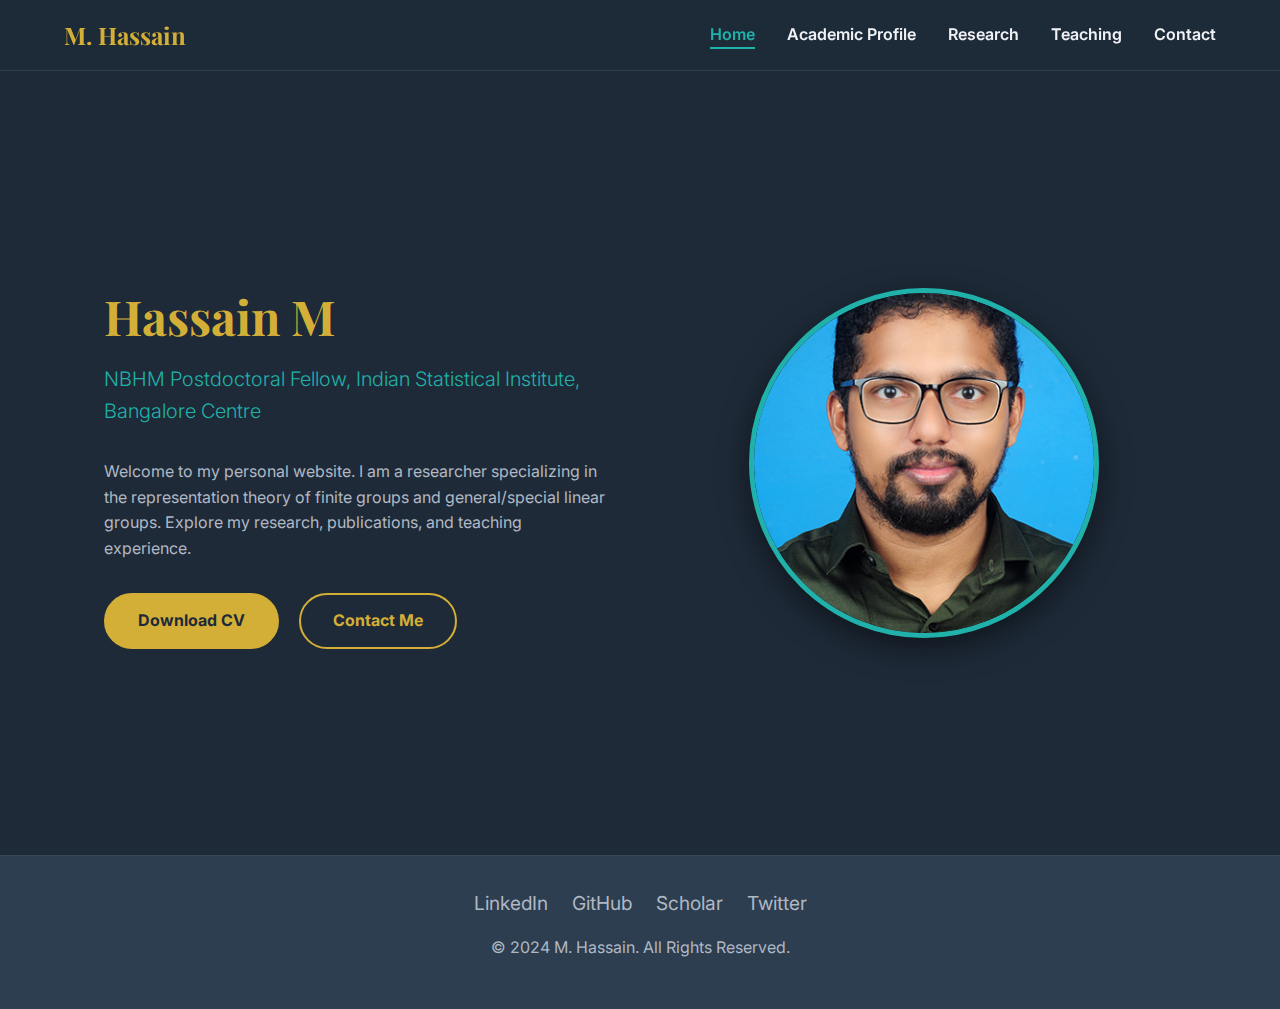
<file: index.html>
<!DOCTYPE html>
<html lang="en">

<head>
    <meta charset="UTF-8">
    <meta name="viewport" content="width=device-width, initial-scale=1.0">
    <title>Home | M. Hassain</title>
    <link rel="stylesheet" href="style.css">
</head>

<body>
    <div id="header-placeholder"></div>

    <main>
        <section class="hero">
            <div class="hero-text">
                <h1>Hassain M</h1>
                <p class="subtitle">NBHM Postdoctoral Fellow, Indian Statistical Institute, Bangalore Centre</p>
                <p>Welcome to my personal website. I am a researcher specializing in the representation theory of finite groups and general/special linear groups. Explore my research, publications, and teaching experience.</p>
                <div style="margin-top: 2rem;">
                    <a href="CV_Hassain_M.pdf" class="btn" target="_blank">Download CV</a>
                    <a href="contact.html" class="btn"
                        style="background: transparent; color: var(--accent-gold); margin-left: 1rem;">Contact Me</a>
                </div>
            </div>
            <div class="hero-image">
                <img src="Hassain.jpg" alt="M. Hassain Profile Photo">
            </div>
        </section>
    </main>

    <div id="footer-placeholder"></div>
    <script src="main.js"></script>
</body>

</html>
</file>
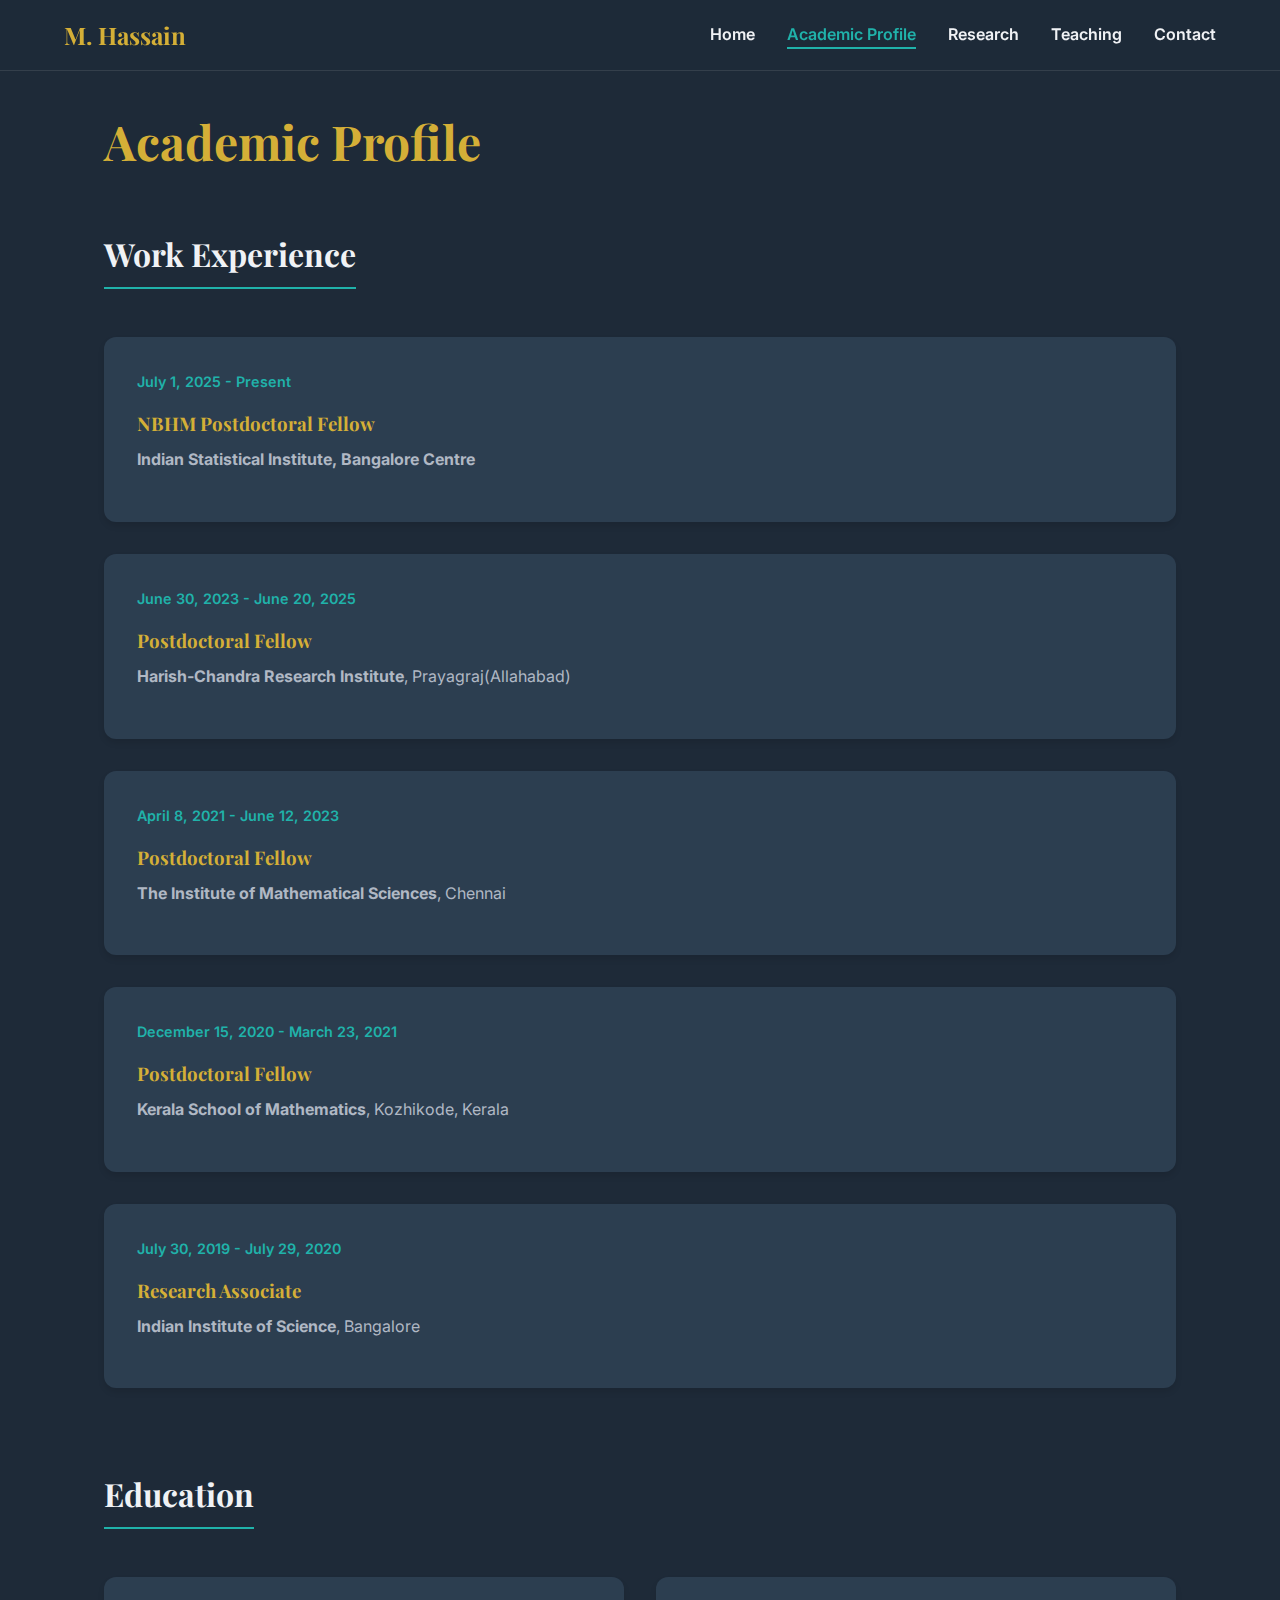
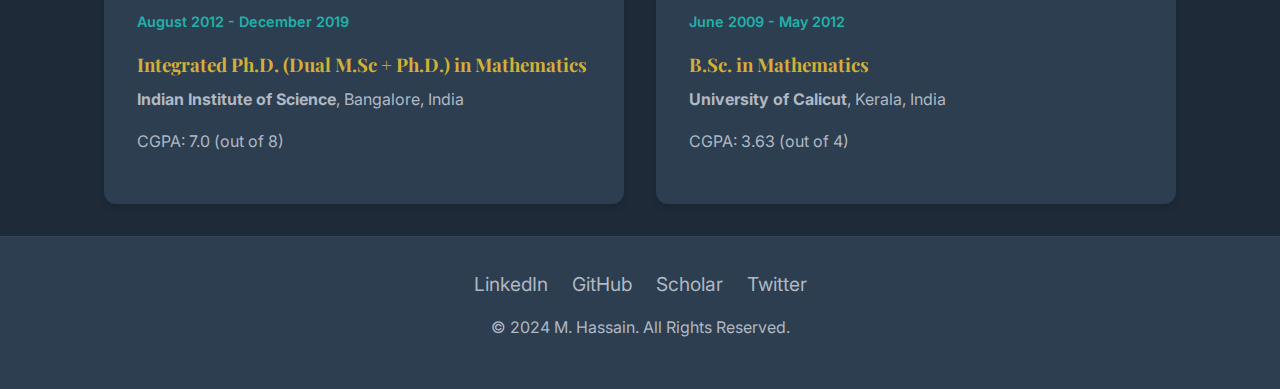
<file: academicprofile.html>
<!DOCTYPE html>
<html lang="en">

<head>
    <meta charset="UTF-8">
    <meta name="viewport" content="width=device-width, initial-scale=1.0">
    <title>Education | M. Hassain</title>
    <link rel="stylesheet" href="style.css">
</head>

<body>
    <div id="header-placeholder"></div>

    <main>
        <h1>Academic Profile</h1>

        <h2>Work Experience</h2>
        <div class="card-grid" style="margin-bottom: 3rem; grid-template-columns: 1fr;">
            <div class="card">
                <span class="date">July 1, 2025 - Present</span>
                <h3>NBHM Postdoctoral Fellow</h3>
                <p><strong>Indian Statistical Institute, Bangalore Centre</strong></p>
            </div>
            <div class="card">
                <span class="date">June 30, 2023 - June 20, 2025</span>
                <h3>Postdoctoral Fellow</h3>
                <p><strong>Harish-Chandra Research Institute</strong>, Prayagraj(Allahabad)</p>
            </div>
            <div class="card">
                <span class="date">April 8, 2021 - June 12, 2023</span>
                <h3>Postdoctoral Fellow</h3>
                <p><strong>The Institute of Mathematical Sciences</strong>, Chennai</p>
            </div>
            <div class="card">
                <span class="date">December 15, 2020 - March 23, 2021</span>
                <h3>Postdoctoral Fellow</h3>
                <p><strong>Kerala School of Mathematics</strong>, Kozhikode, Kerala</p>
            </div>
            <div class="card">
                <span class="date">July 30, 2019 - July 29, 2020</span>
                <h3>Research Associate</h3>
                <p><strong>Indian Institute of Science</strong>, Bangalore</p>
            </div>
        </div>

        <h2>Education</h2>
        <div class="card-grid">
            <!-- Timeline Item 1 -->
            <div class="card">
                <span class="date">August 2012 - December 2019</span>
                <h3>Integrated Ph.D. (Dual M.Sc + Ph.D.) in Mathematics</h3>
                <p><strong>Indian Institute of Science</strong>, Bangalore, India</p>
                <p>CGPA: 7.0 (out of 8)</p>
            </div>

            <!-- Timeline Item 2 -->
            <div class="card">
                <span class="date">June 2009 - May 2012</span>
                <h3>B.Sc. in Mathematics</h3>
                <p><strong>University of Calicut</strong>, Kerala, India</p>
                <p>CGPA: 3.63 (out of 4)</p>
            </div>
        </div>
    </main>

    <div id="footer-placeholder"></div>
    <script src="main.js"></script>
</body>

</html>
</file>
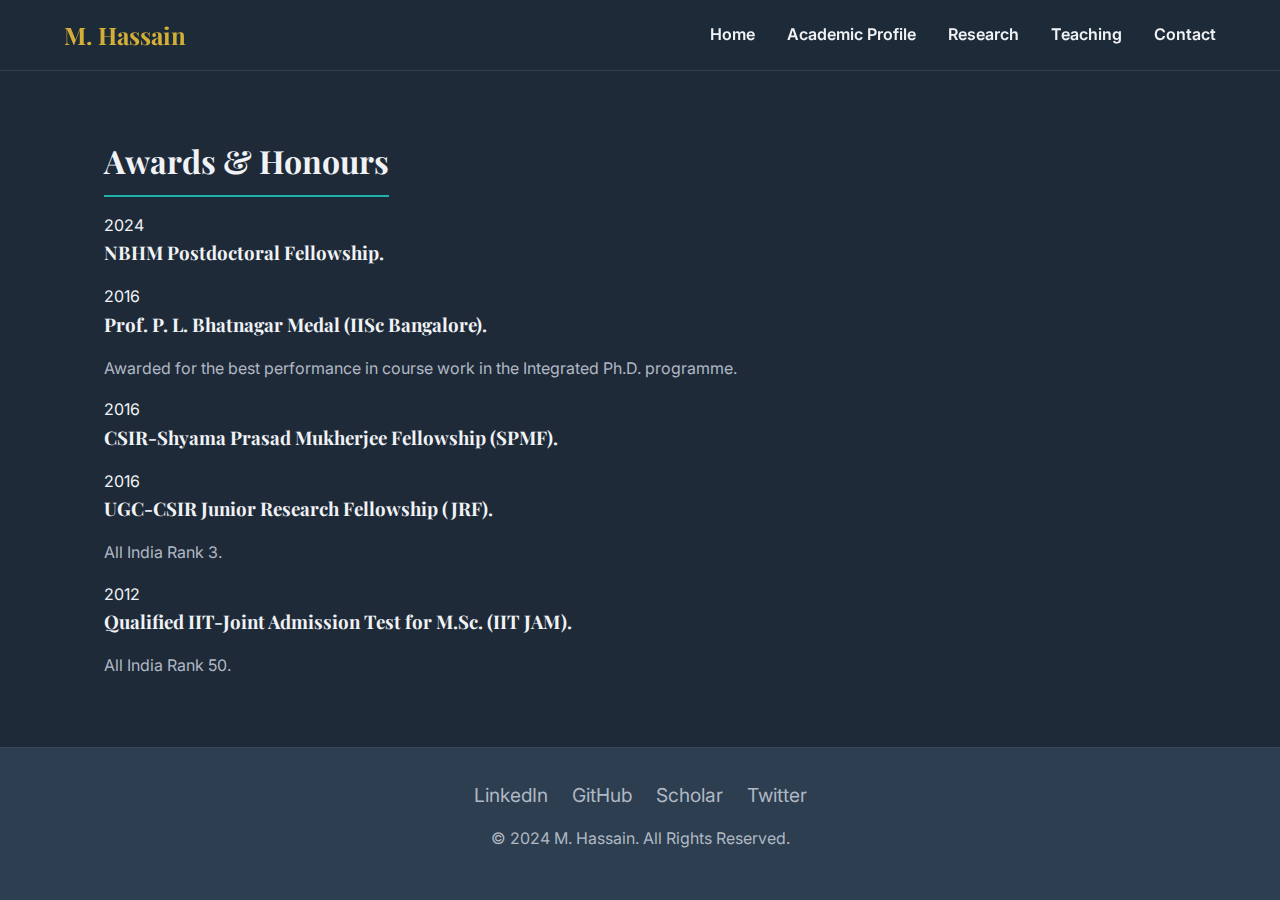
<file: awards.html>
<!DOCTYPE html>
<html lang="en">

<head>
    <meta charset="UTF-8">
    <meta name="viewport" content="width=device-width, initial-scale=1.0">
    <title>Research | M. Hassain</title>
    <link rel="stylesheet" href="style.css">
</head>

<body>
    <div id="header-placeholder"></div>

    <main>
        <h2>Awards & Honours</h2>
        <ul class="publication-list">
            <li class="publication-item">
                <span class="date">2024</span>
                <h3>NBHM Postdoctoral Fellowship.</h3>
            </li>

            <li class="publication-item">
                <span class="date">2016</span>
                <h3>Prof. P. L. Bhatnagar Medal (IISc Bangalore).</h3>
                <p>Awarded for the best performance in course work in the Integrated Ph.D. programme.</p>
            </li>

            <li class="publication-item">
                <span class="date">2016</span>
                <h3>CSIR-Shyama Prasad Mukherjee Fellowship (SPMF).</h3>
            </li>

            <li class="publication-item">
                <span class="date">2016</span>
                <h3>UGC-CSIR Junior Research Fellowship (JRF).</h3>
                <p> All India Rank 3.</p>
            </li>

            <li class="publication-item">
                <span class="date">2012</span>
                <h3>Qualified IIT-Joint Admission Test for M.Sc. (IIT JAM).</h3>
                <p> All India Rank 50.</p>
            </li>
        </ul>
    </main>

    <div id="footer-placeholder"></div>
    <script src="main.js"></script>
</body>

</html>
</file>
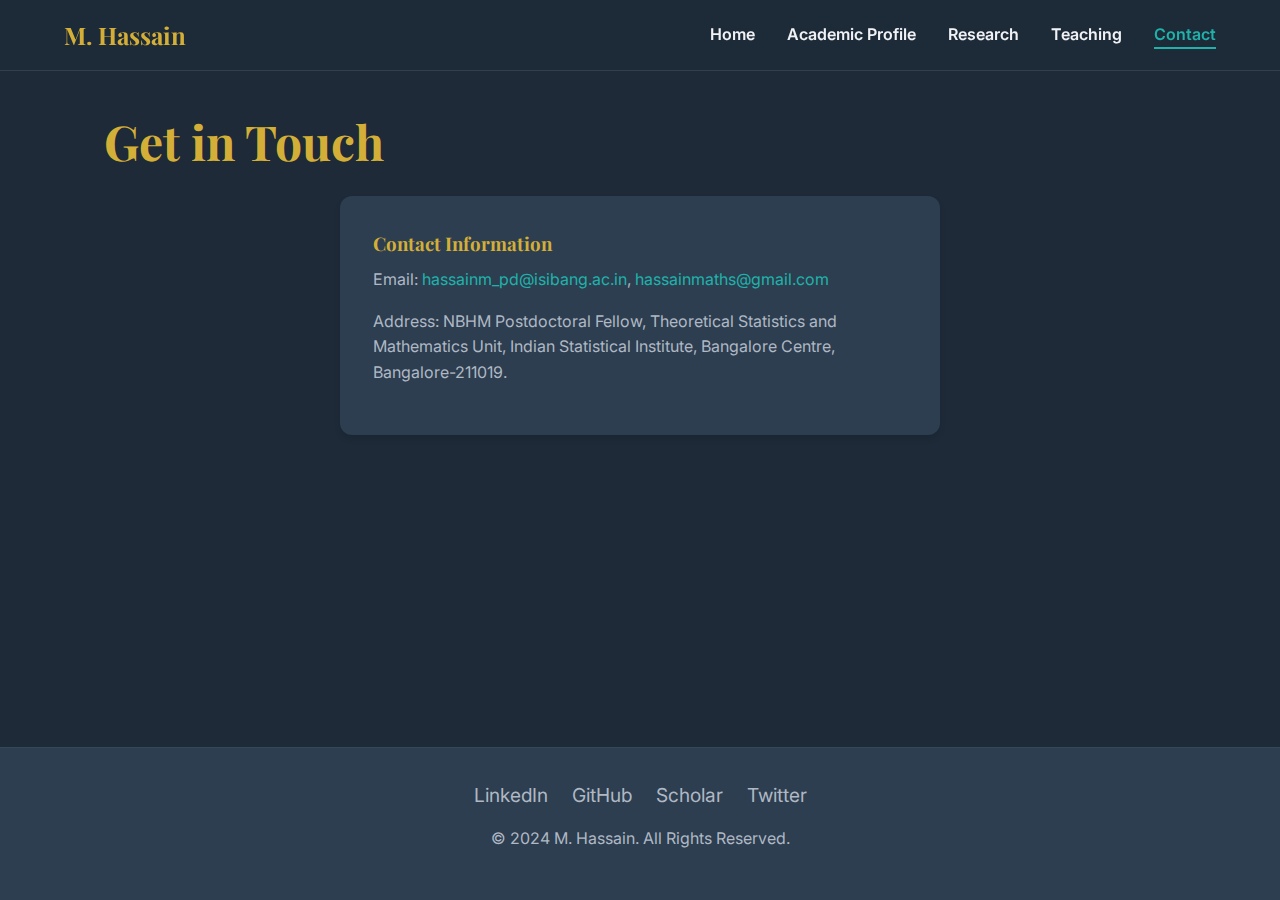
<file: contact.html>
<!DOCTYPE html>
<html lang="en">

<head>
    <meta charset="UTF-8">
    <meta name="viewport" content="width=device-width, initial-scale=1.0">
    <title>Contact | M. Hassain</title>
    <link rel="stylesheet" href="style.css">
</head>

<body>
    <div id="header-placeholder"></div>

    <main>
        <h1>Get in Touch</h1>

        <div class="contact-container">
            <div class="card" style="margin-bottom: 2rem;">
                <h3>Contact Information</h3>
                <p>Email: <a href="mailto:hassainm_pd@isibang.ac.in"
                        style="color: var(--accent-teal);">hassainm_pd@isibang.ac.in</a>, <a
                        href="mailto:hassainmaths@gmail.com"
                        style="color: var(--accent-teal);">hassainmaths@gmail.com</a></p>
                <p>Address: NBHM Postdoctoral Fellow, Theoretical Statistics and Mathematics Unit, Indian Statistical
                    Institute, Bangalore Centre, Bangalore-211019.
                </p>
            </div>
        </div>
    </main>

    <div id="footer-placeholder"></div>
    <script src="main.js"></script>
</body>

</html>
</file>
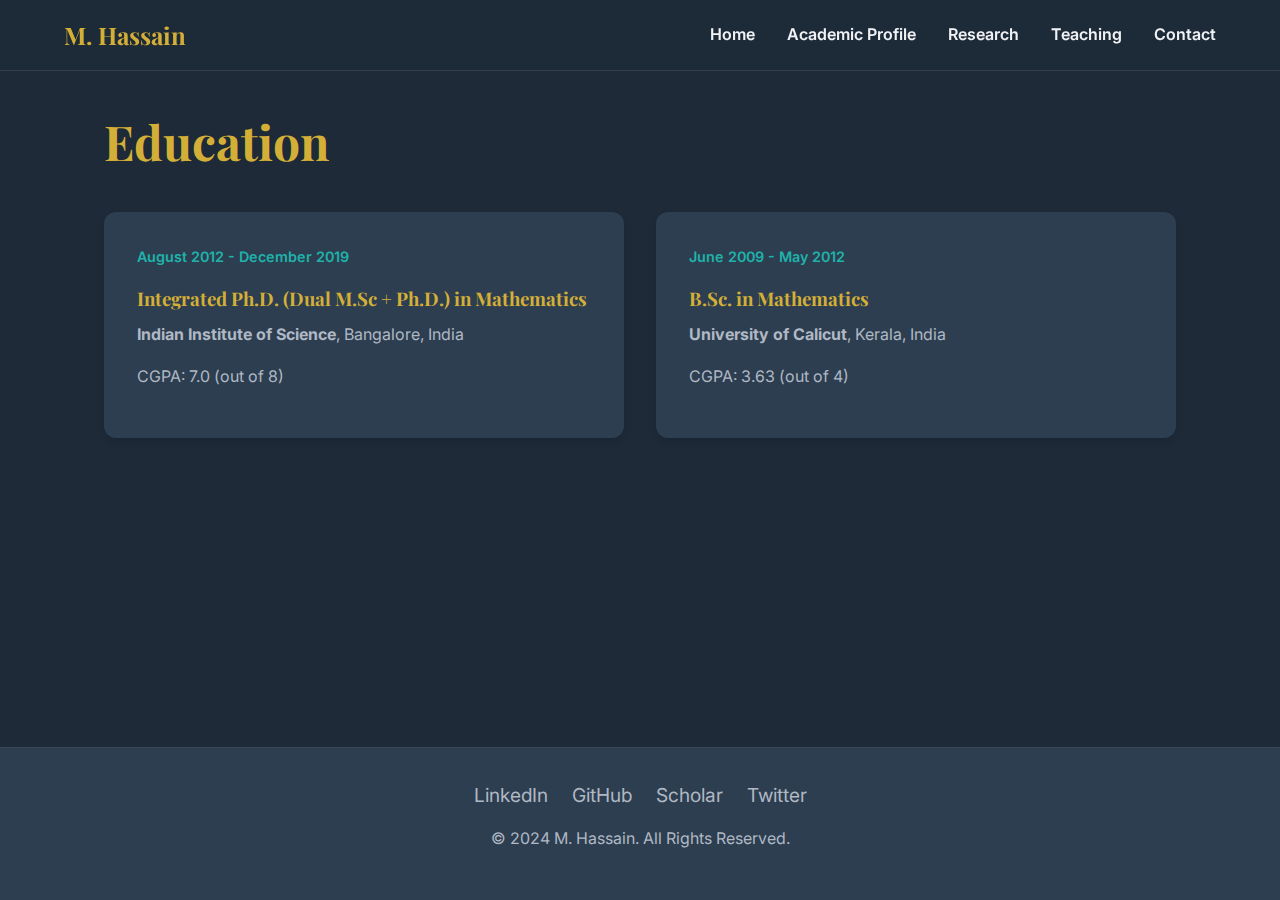
<file: education.html>
<!DOCTYPE html>
<html lang="en">

<head>
    <meta charset="UTF-8">
    <meta name="viewport" content="width=device-width, initial-scale=1.0">
    <title>Education | M. Hassain</title>
    <link rel="stylesheet" href="style.css">
</head>

<body>
    <div id="header-placeholder"></div>

    <main>
        <h1>Education</h1>
        <div class="card-grid">
            <!-- Timeline Item 1 -->
            <div class="card">
                <span class="date">August 2012 - December 2019</span>
                <h3>Integrated Ph.D. (Dual M.Sc + Ph.D.) in Mathematics</h3>
                <p><strong>Indian Institute of Science</strong>, Bangalore, India</p>
                <p>CGPA: 7.0 (out of 8)</p>
            </div>

            <!-- Timeline Item 2 -->
            <div class="card">
                <span class="date">June 2009 - May 2012</span>
                <h3>B.Sc. in Mathematics</h3>
                <p><strong>University of Calicut</strong>, Kerala, India</p>
                <p>CGPA: 3.63 (out of 4)</p>
            </div>
        </div>
    </main>

    <div id="footer-placeholder"></div>
    <script src="main.js"></script>
</body>

</html>
</file>
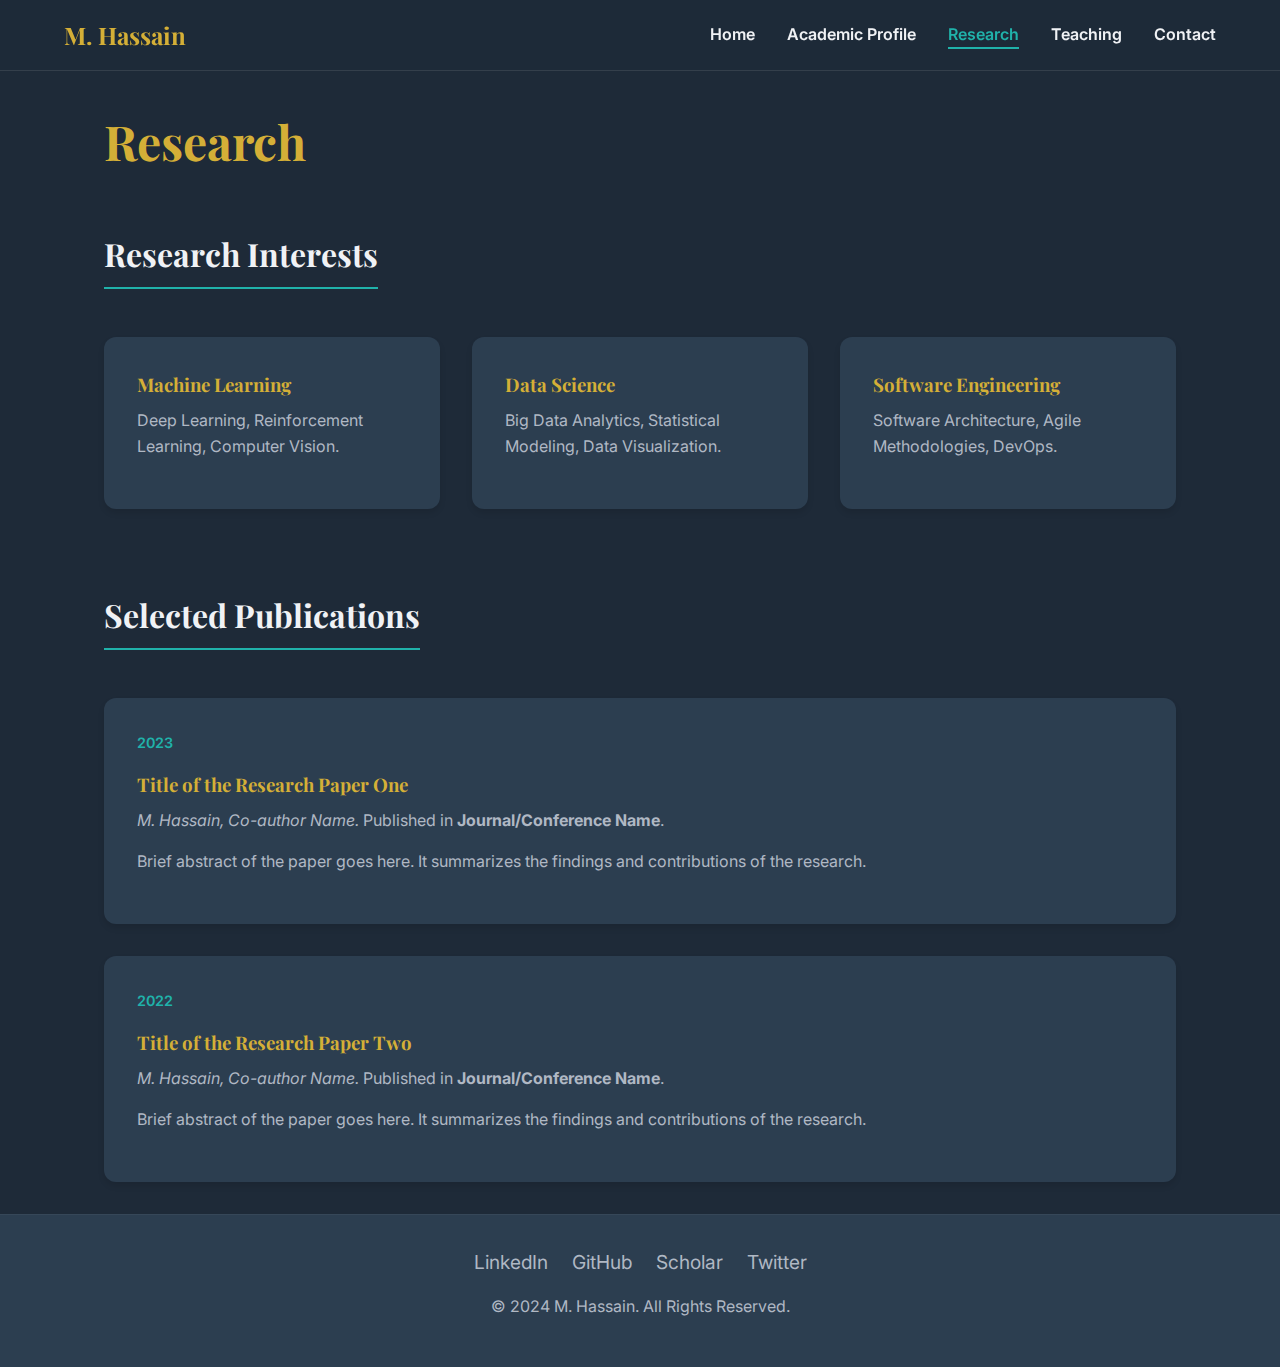
<file: research.html>
<!DOCTYPE html>
<html lang="en">

<head>
    <meta charset="UTF-8">
    <meta name="viewport" content="width=device-width, initial-scale=1.0">
    <title>Research | M. Hassain</title>
    <link rel="stylesheet" href="style.css">
</head>

<body>
    <div id="header-placeholder"></div>

    <main>
        <h1>Research</h1>

        <h2>Research Interests</h2>
        <div class="card-grid" style="margin-bottom: 3rem;">
            <div class="card">
                <h3>Machine Learning</h3>
                <p>Deep Learning, Reinforcement Learning, Computer Vision.</p>
            </div>
            <div class="card">
                <h3>Data Science</h3>
                <p>Big Data Analytics, Statistical Modeling, Data Visualization.</p>
            </div>
            <div class="card">
                <h3>Software Engineering</h3>
                <p>Software Architecture, Agile Methodologies, DevOps.</p>
            </div>
        </div>

        <h2>Selected Publications</h2>
        <div class="card-grid" style="grid-template-columns: 1fr;"> <!-- Full width cards for publications -->
            <div class="card">
                <span class="date">2023</span>
                <h3>Title of the Research Paper One</h3>
                <p><em>M. Hassain, Co-author Name.</em> Published in <strong>Journal/Conference Name</strong>.</p>
                <p>Brief abstract of the paper goes here. It summarizes the findings and contributions of the research.
                </p>
            </div>

            <div class="card">
                <span class="date">2022</span>
                <h3>Title of the Research Paper Two</h3>
                <p><em>M. Hassain, Co-author Name.</em> Published in <strong>Journal/Conference Name</strong>.</p>
                <p>Brief abstract of the paper goes here. It summarizes the findings and contributions of the research.
                </p>
            </div>
        </div>
    </main>

    <div id="footer-placeholder"></div>
    <script src="main.js"></script>
</body>

</html>
</file>
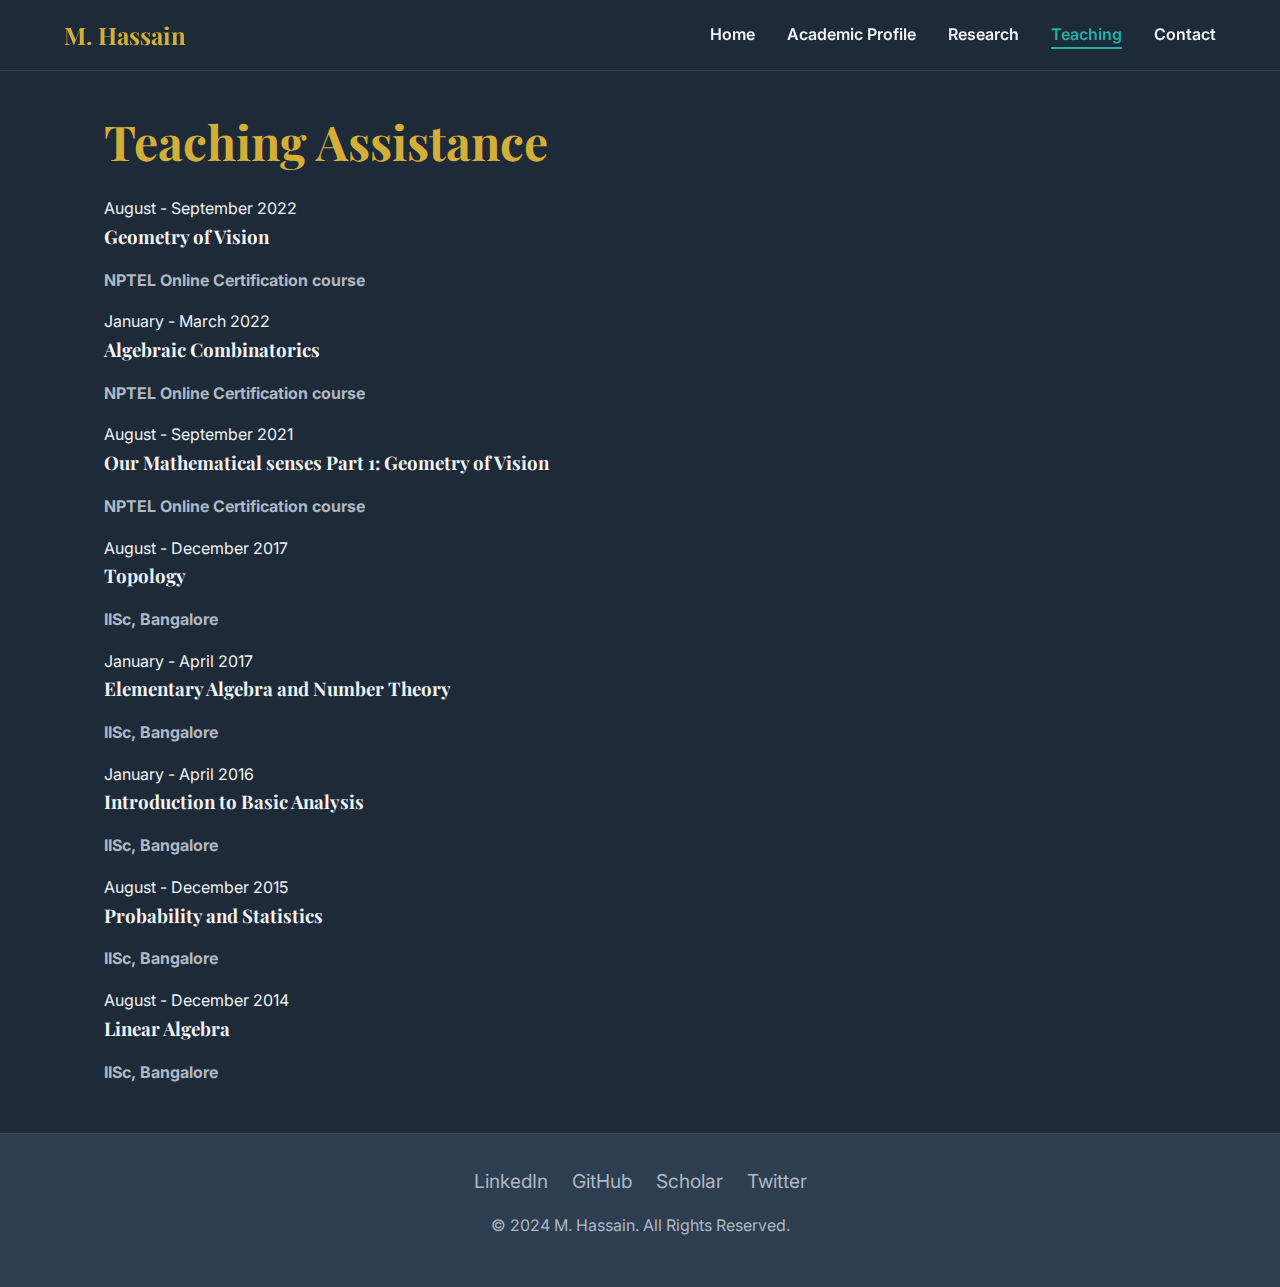
<file: teaching.html>
<!DOCTYPE html>
<html lang="en">

<head>
    <meta charset="UTF-8">
    <meta name="viewport" content="width=device-width, initial-scale=1.0">
    <title>Teaching | M. Hassain</title>
    <link rel="stylesheet" href="style.css">
</head>

<body>
    <div id="header-placeholder"></div>

    <main>
        <h1>Teaching Assistance</h1>

        <ul class="publication-list">
            <li class="publication-item">
                <span class="date">August - September 2022</span>
                <h3>Geometry of Vision</h3>
                <p><strong>NPTEL Online Certification course</strong></p>
            </li>
            <li class="publication-item">
                <span class="date">January - March 2022</span>
                <h3>Algebraic Combinatorics</h3>
                <p><strong>NPTEL Online Certification course</strong></p>
            </li>
            <li class="publication-item">
                <span class="date">August - September 2021</span>
                <h3>Our Mathematical senses Part 1: Geometry of Vision</h3>
                <p><strong>NPTEL Online Certification course</strong></p>
            </li>
            <li class="publication-item">
                <span class="date">August - December 2017</span>
                <h3>Topology</h3>
                <p><strong>IISc, Bangalore</strong></p>
            </li>
            <li class="publication-item">
                <span class="date">January - April 2017</span>
                <h3>Elementary Algebra and Number Theory</h3>
                <p><strong>IISc, Bangalore</strong></p>
            </li>
            <li class="publication-item">
                <span class="date">January - April 2016</span>
                <h3>Introduction to Basic Analysis</h3>
                <p><strong>IISc, Bangalore</strong></p>
            </li>
            <li class="publication-item">
                <span class="date">August - December 2015</span>
                <h3>Probability and Statistics</h3>
                <p><strong>IISc, Bangalore</strong></p>
            </li>
            <li class="publication-item">
                <span class="date">August - December 2014</span>
                <h3>Linear Algebra</h3>
                <p><strong>IISc, Bangalore</strong></p>
            </li>
        </ul>
    </main>

    <div id="footer-placeholder"></div>
    <script src="main.js"></script>
</body>

</html>
</file>
<file: style.css>
/* 
   Theme: Modern Professional
   Colors: Dark Slate Blue (#1E2A38), Gold (#D4AF37), Teal (#20B2AA), Light Text (#F0F2F5)
*/

@import url('https://fonts.googleapis.com/css2?family=Inter:wght@300;400;600;700&family=Playfair+Display:wght@700&display=swap');

:root {
    --bg-primary: #1E2A38;
    --bg-secondary: #2C3E50;
    --text-primary: #F0F2F5;
    --text-secondary: #B0B8C4;
    --accent-gold: #D4AF37;
    --accent-teal: #20B2AA;
    --font-heading: 'Playfair Display', serif;
    --font-body: 'Inter', sans-serif;
    --transition-speed: 0.3s;
}

* {
    margin: 0;
    padding: 0;
    box-sizing: border-box;
}

body {
    font-family: var(--font-body);
    background-color: var(--bg-primary);
    color: var(--text-primary);
    line-height: 1.6;
    display: flex;
    flex-direction: column;
    min-height: 100vh;
}

a {
    text-decoration: none;
    color: inherit;
    transition: color var(--transition-speed);
}

ul {
    list-style: none;
}

/* Header & Nav */
header {
    background-color: rgba(30, 42, 56, 0.95);
    padding: 1rem 5%;
    position: sticky;
    top: 0;
    z-index: 1000;
    backdrop-filter: blur(10px);
    border-bottom: 1px solid rgba(255, 255, 255, 0.1);
    display: flex;
    justify-content: space-between;
    align-items: center;
}

.logo {
    font-family: var(--font-heading);
    font-size: 1.5rem;
    font-weight: 700;
    color: var(--accent-gold);
}

nav ul {
    display: flex;
    gap: 2rem;
}

nav a {
    font-weight: 600;
    font-size: 1rem;
    position: relative;
    padding-bottom: 5px;
}

nav a::after {
    content: '';
    position: absolute;
    width: 0;
    height: 2px;
    bottom: 0;
    left: 0;
    background-color: var(--accent-teal);
    transition: width var(--transition-speed);
}

nav a:hover::after,
nav a.active::after {
    width: 100%;
}

nav a:hover,
nav a.active {
    color: var(--accent-teal);
}

/* Mobile Menu Toggle */
.menu-toggle {
    display: none;
    font-size: 1.5rem;
    cursor: pointer;
}

/* Main Content */
main {
    flex: 1;
    padding: 2rem 5%;
    max-width: 1200px;
    margin: 0 auto;
    width: 100%;
    animation: fadeIn 0.8s ease-in-out;
}

@keyframes fadeIn {
    from { opacity: 0; transform: translateY(20px); }
    to { opacity: 1; transform: translateY(0); }
}

h1, h2, h3 {
    font-family: var(--font-heading);
    color: var(--text-primary);
    margin-bottom: 1rem;
}

h1 {
    font-size: 3rem;
    color: var(--accent-gold);
}

h2 {
    font-size: 2rem;
    border-bottom: 2px solid var(--accent-teal);
    padding-bottom: 0.5rem;
    margin-top: 2rem;
    display: inline-block;
}

p {
    margin-bottom: 1rem;
    color: var(--text-secondary);
}

/* Hero Section (Home) */
.hero {
    display: flex;
    align-items: center;
    justify-content: space-between;
    gap: 4rem;
    min-height: 80vh;
}

.hero-text {
    flex: 1;
}

.hero-text h1 {
    margin-bottom: 0.5rem;
}

.hero-text .subtitle {
    font-size: 1.25rem;
    color: var(--accent-teal);
    margin-bottom: 2rem;
    font-weight: 300;
}

.btn {
    display: inline-block;
    padding: 0.8rem 2rem;
    background-color: var(--accent-gold);
    color: var(--bg-primary);
    font-weight: 700;
    border-radius: 50px;
    border: 2px solid var(--accent-gold);
    transition: all var(--transition-speed);
}

.btn:hover {
    background-color: transparent;
    color: var(--accent-gold);
}

.hero-image {
    flex: 1;
    display: flex;
    justify-content: center;
}

.hero-image img {
    width: 350px;
    height: 350px;
    object-fit: cover;
    border-radius: 50%;
    border: 5px solid var(--accent-teal);
    box-shadow: 0 10px 30px rgba(0, 0, 0, 0.5);
    transition: transform var(--transition-speed);
}

.hero-image img:hover {
    transform: scale(1.05);
}

/* Cards (Education, Research, Teaching) */
.card-grid {
    display: grid;
    grid-template-columns: repeat(auto-fit, minmax(300px, 1fr));
    gap: 2rem;
    margin-top: 2rem;
}

.card {
    background-color: var(--bg-secondary);
    padding: 2rem;
    border-radius: 12px;
    box-shadow: 0 4px 6px rgba(0, 0, 0, 0.1);
    transition: transform var(--transition-speed), box-shadow var(--transition-speed);
    border: 1px solid transparent;
}

.card:hover {
    transform: translateY(-5px);
    box-shadow: 0 10px 20px rgba(0, 0, 0, 0.2);
    border-color: var(--accent-teal);
}

.card h3 {
    color: var(--accent-gold);
    margin-bottom: 0.5rem;
}

.card .date {
    font-size: 0.9rem;
    color: var(--accent-teal);
    margin-bottom: 1rem;
    display: block;
    font-weight: 600;
}

/* Contact Form */
.contact-container {
    max-width: 600px;
    margin: 0 auto;
}

.form-group {
    margin-bottom: 1.5rem;
}

.form-group label {
    display: block;
    margin-bottom: 0.5rem;
    color: var(--text-primary);
}

.form-control {
    width: 100%;
    padding: 0.8rem;
    border-radius: 8px;
    border: 1px solid #4a5568;
    background-color: #1a202c;
    color: white;
    font-family: var(--font-body);
}

.form-control:focus {
    outline: none;
    border-color: var(--accent-teal);
}

/* Footer */
footer {
    background-color: var(--bg-secondary);
    text-align: center;
    padding: 2rem;
    margin-top: auto;
    border-top: 1px solid rgba(255, 255, 255, 0.05);
}

.social-links {
    margin-bottom: 1rem;
    display: flex;
    justify-content: center;
    gap: 1.5rem;
}

.social-links a {
    font-size: 1.2rem;
    color: var(--text-secondary);
}

.social-links a:hover {
    color: var(--accent-gold);
}

/* Responsive */
@media (max-width: 768px) {
    header {
        padding: 1rem;
    }

    .menu-toggle {
        display: block;
        color: var(--text-primary);
    }

    nav ul {
        display: none;
        flex-direction: column;
        position: absolute;
        top: 100%;
        left: 0;
        width: 100%;
        background-color: var(--bg-secondary);
        padding: 1rem;
        box-shadow: 0 4px 6px rgba(0,0,0,0.1);
    }

    nav ul.show {
        display: flex;
    }

    .hero {
        flex-direction: column-reverse;
        text-align: center;
        gap: 2rem;
    }

    .hero-image img {
        width: 250px;
        height: 250px;
    }
    
    h1 {
        font-size: 2.5rem;
    }
}
</file>
